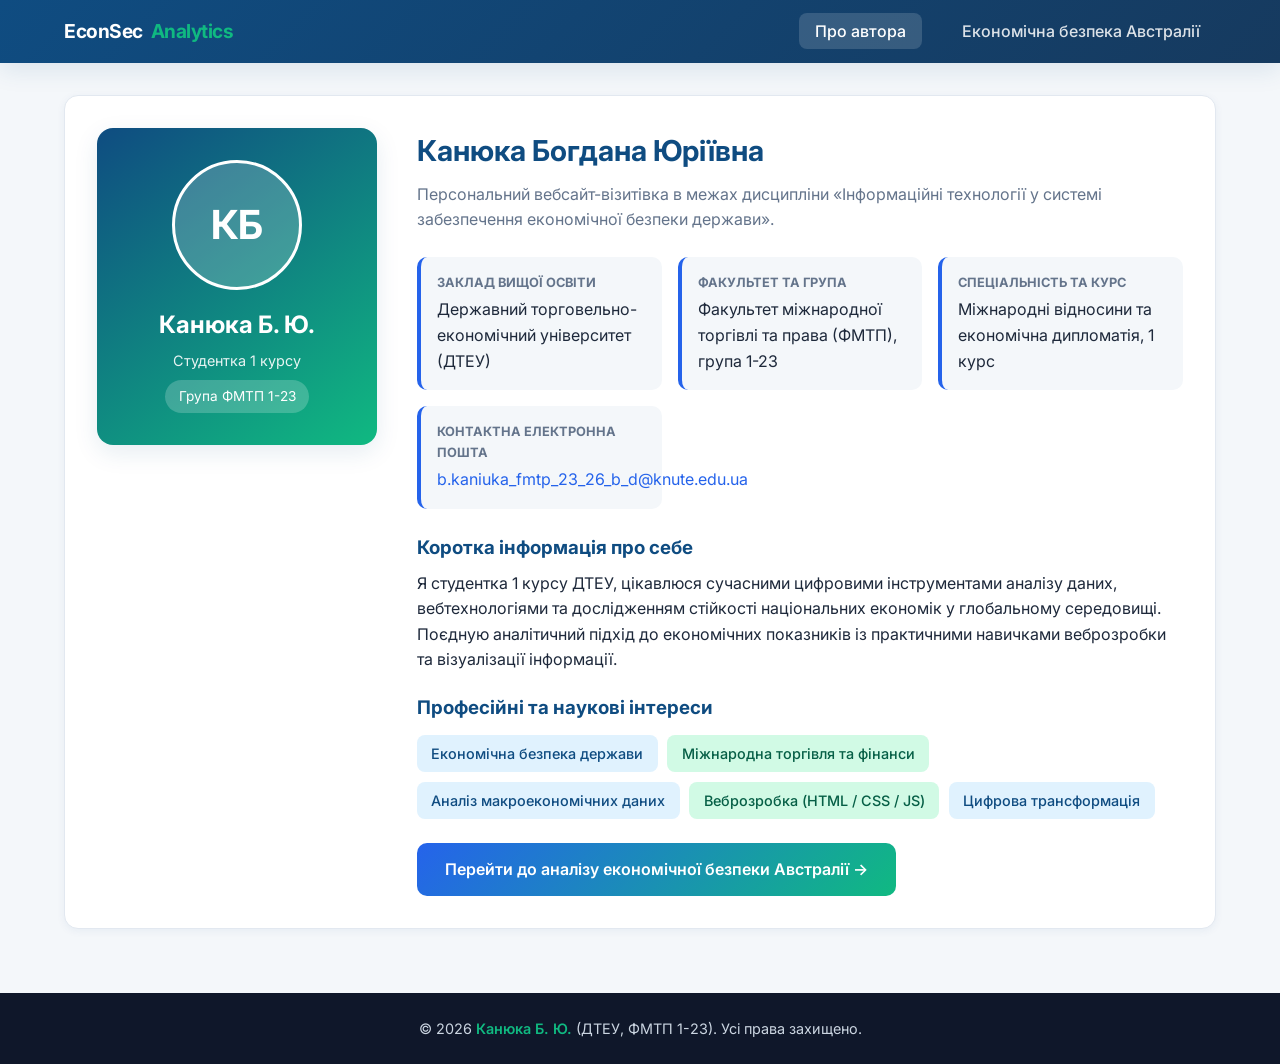
<file: index.html>
<!DOCTYPE html>
<html lang="uk">
<head>
  <meta charset="UTF-8">
  <meta name="viewport" content="width=device-width, initial-scale=1.0">
  <title>Про автора | Економічна безпека країни</title>
  <link rel="stylesheet" href="style.css">
</head>
<body>

  <header>
    <nav class="navbar">
      <div class="logo">EconSec<span>Analytics</span></div>
      <button class="burger" id="burgerBtn" aria-label="Меню">☰</button>
      <ul class="nav-links" id="navLinks">
        <li><a href="index.html" class="active">Про автора</a></li>
        <li><a href="australia.html">Економічна безпека Австралії</a></li>
      </ul>
    </nav>
  </header>

  <main>
    <section class="card">
      <div class="profile-grid">
        <div class="avatar-box">
          <!-- Якщо захочеш додати фото, заміни div нижче на <img src="photo.jpg" alt="Фото автора" style="width:130px;height:130px;border-radius:50%;object-fit:cover;border:3px solid #fff;margin-bottom:1rem;"> -->
          <div class="avatar-placeholder">КБ</div>
          <h2>Канюка Б. Ю.</h2>
          <p style="font-size: 0.9rem; opacity: 0.9; margin-top: 0.3rem;">Студентка 1 курсу</p>
          <span class="badge">Група ФМТП 1-23</span>
        </div>

        <div>
          <h1 style="color: var(--primary-blue); font-size: 1.8rem; margin-bottom: 0.5rem;">
            Канюка Богдана Юріївна
          </h1>
          <p style="color: var(--text-muted); margin-bottom: 1.5rem;">
            Персональний вебсайт-візитівка в межах дисципліни «Інформаційні технології у системі забезпечення економічної безпеки держави».
          </p>

          <ul class="info-list">
            <li class="info-item">
              <strong>Заклад вищої освіти</strong>
              Державний торговельно-економічний університет (ДТЕУ)
            </li>
            <li class="info-item">
              <strong>Факультет та група</strong>
              Факультет міжнародної торгівлі та права (ФМТП), група 1-23
            </li>
            <li class="info-item">
              <strong>Спеціальність та курс</strong>
              Міжнародні відносини та економічна дипломатія, 1 курс
            </li>
            <li class="info-item">
              <strong>Контактна електронна пошта</strong>
              <a href="mailto:example@knute.edu.ua" style="color: var(--accent-blue); text-decoration: none;">
               b.kaniuka_fmtp_23_26_b_d@knute.edu.ua
              </a>
            </li>
          </ul>

          <h3 style="color: var(--primary-blue); margin-bottom: 0.5rem;">Коротка інформація про себе</h3>
          <p style="margin-bottom: 1.25rem;">
            Я студентка 1 курсу ДТЕУ, цікавлюся сучасними цифровими інструментами аналізу даних, вебтехнологіями та дослідженням стійкості національних економік у глобальному середовищі. Поєдную аналітичний підхід до економічних показників із практичними навичками веброзробки та візуалізації інформації.
          </p>

          <h3 style="color: var(--primary-blue); margin-bottom: 0.5rem;">Професійні та наукові інтереси</h3>
          <div class="tags">
            <span class="tag">Економічна безпека держави</span>
            <span class="tag green">Міжнародна торгівля та фінанси</span>
            <span class="tag">Аналіз макроекономічних даних</span>
            <span class="tag green">Веброзробка (HTML / CSS / JS)</span>
            <span class="tag">Цифрова трансформація</span>
          </div>

          <a href="australia.html" class="btn-primary">Перейти до аналізу економічної безпеки Австралії →</a>
        </div>
      </div>
    </section>
  </main>

  <footer>
    <p>© 2026 <span>Канюка Б. Ю.</span> (ДТЕУ, ФМТП 1-23). Усі права захищено.</p>
  </footer>

  <script src="script.js"></script>
</body>
</html>
</file>
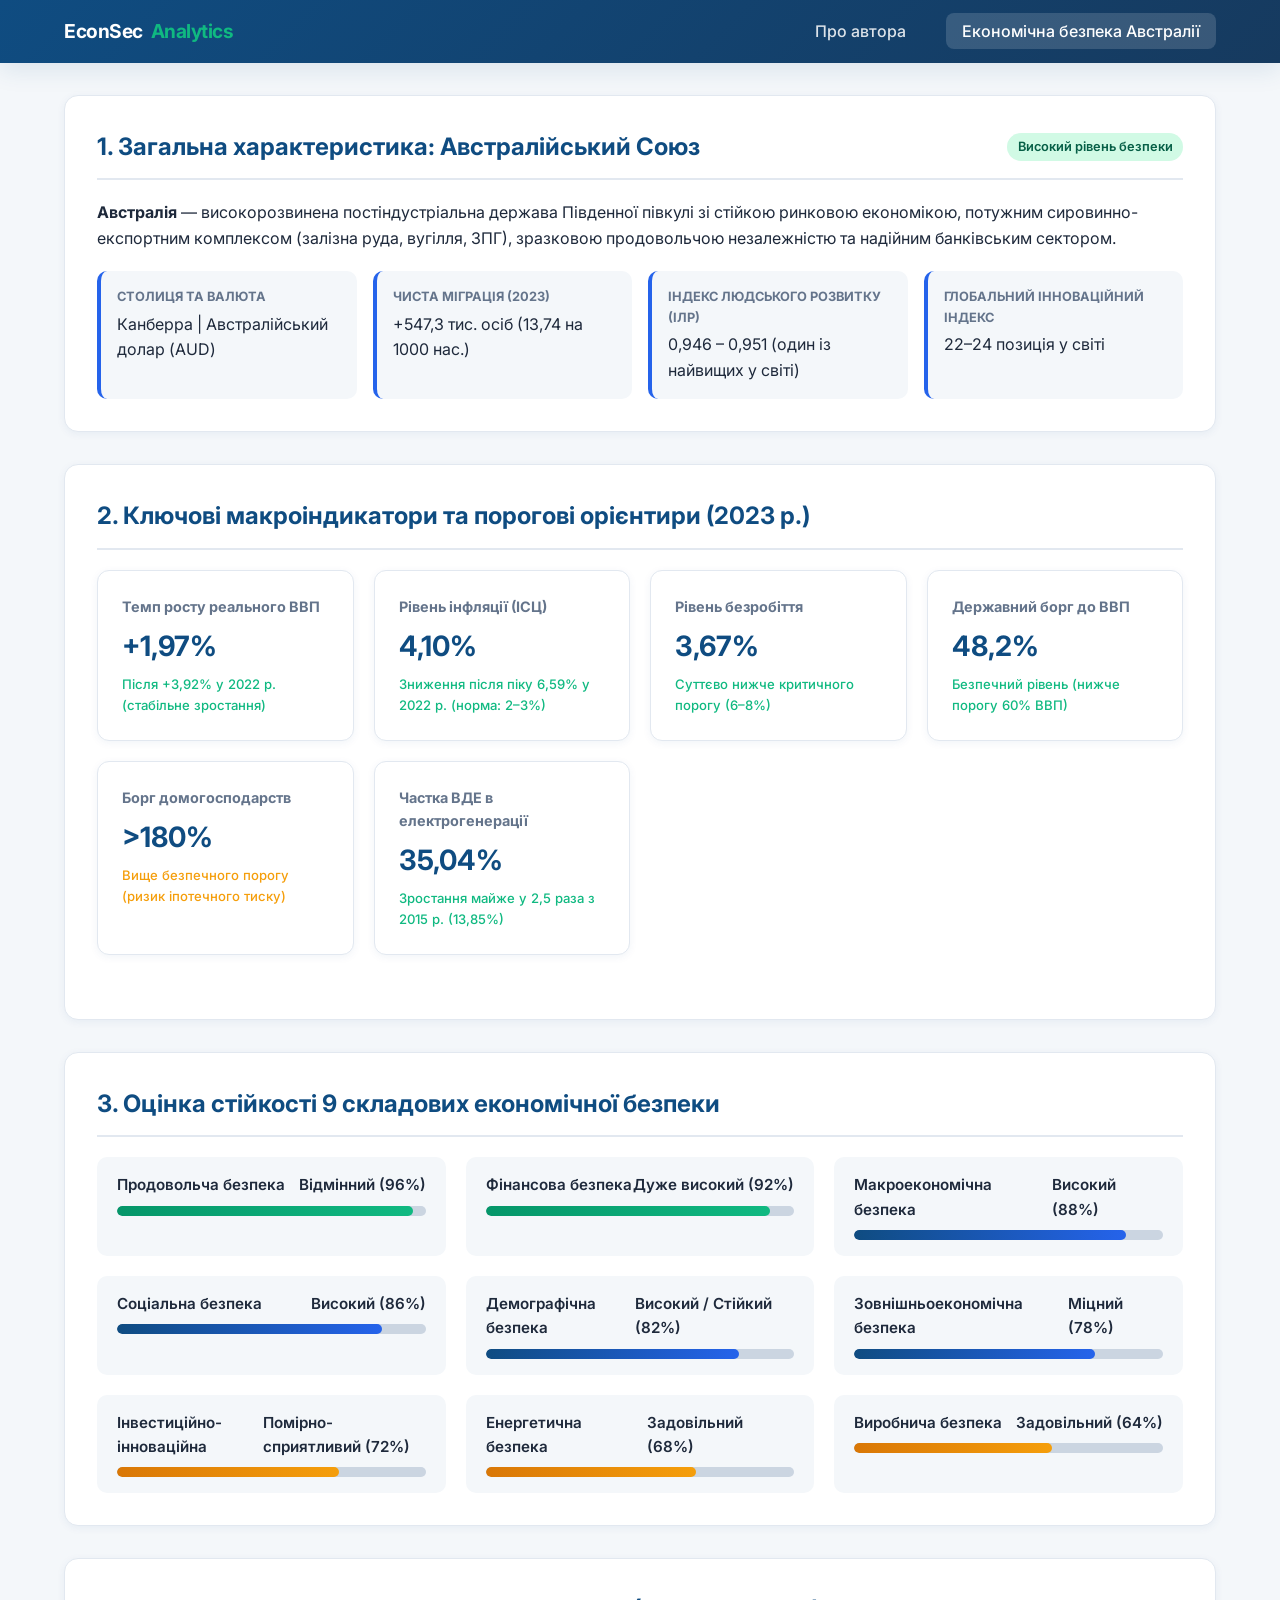
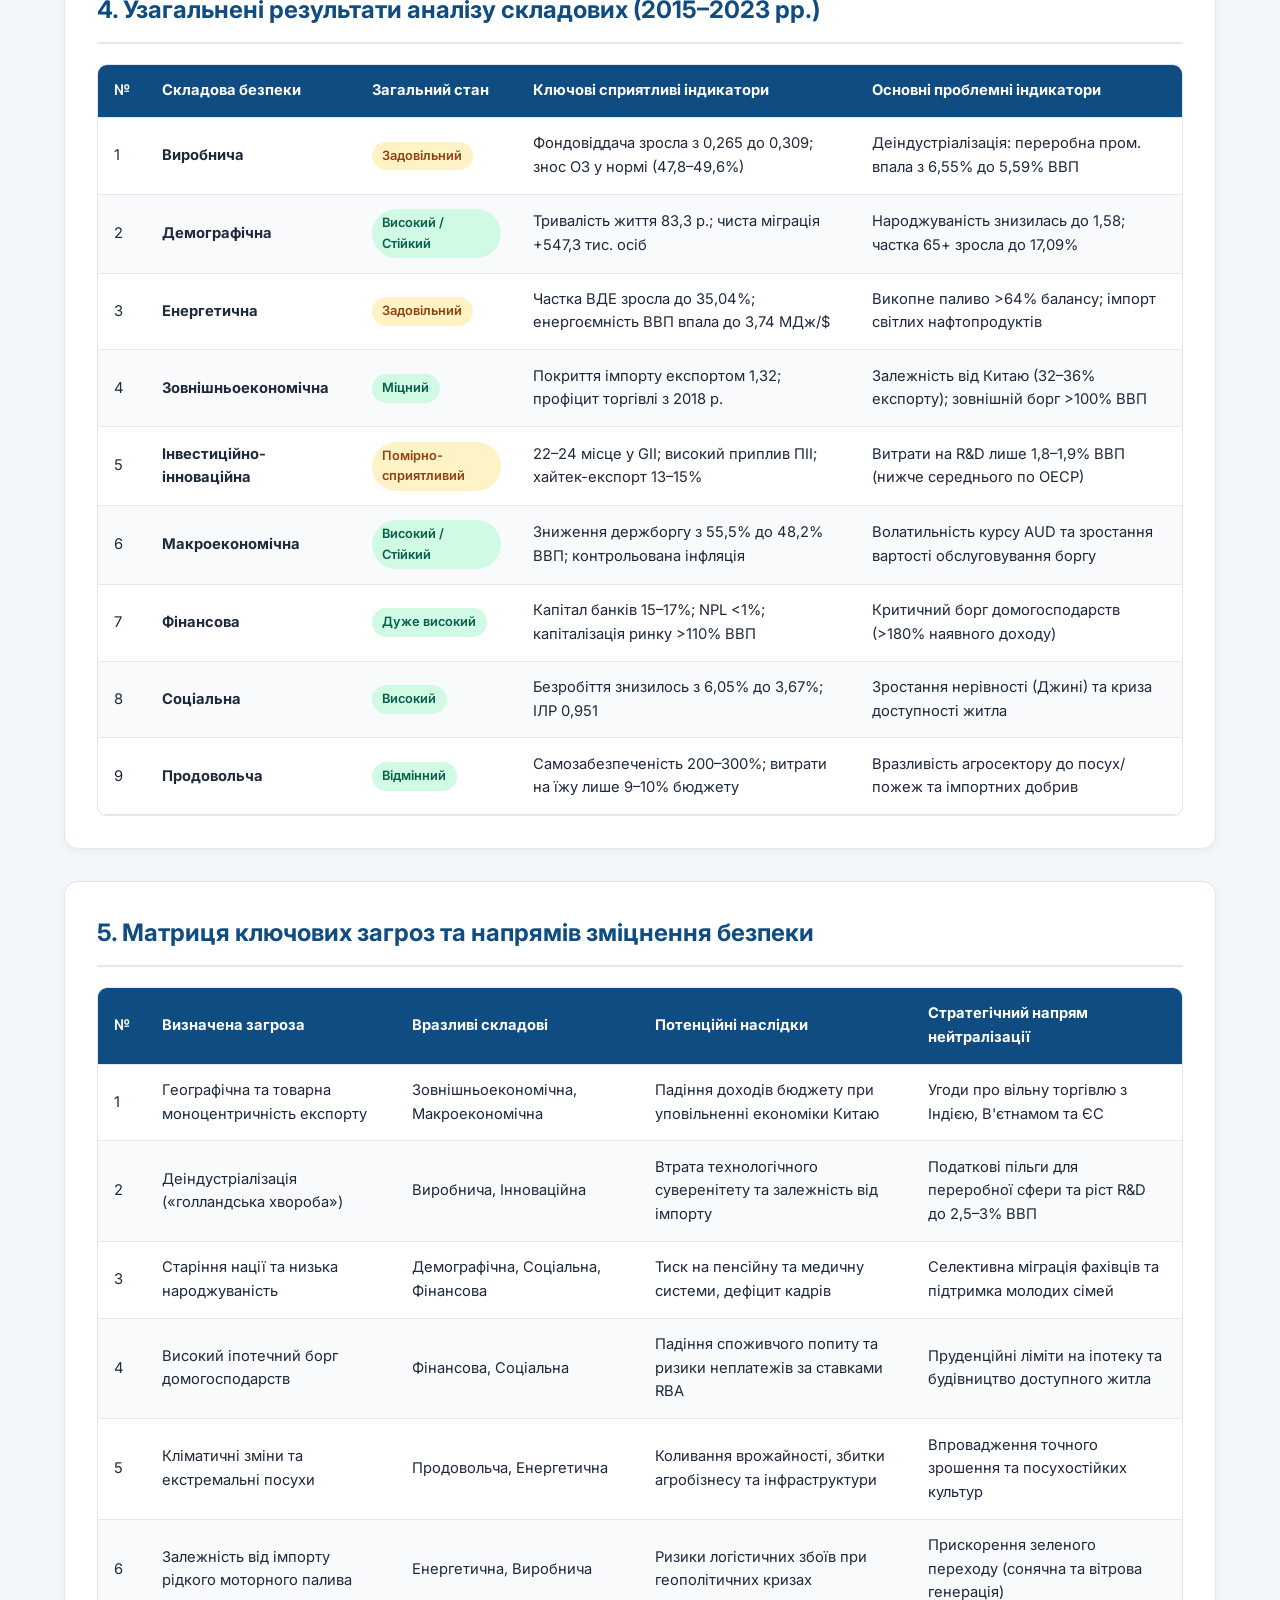
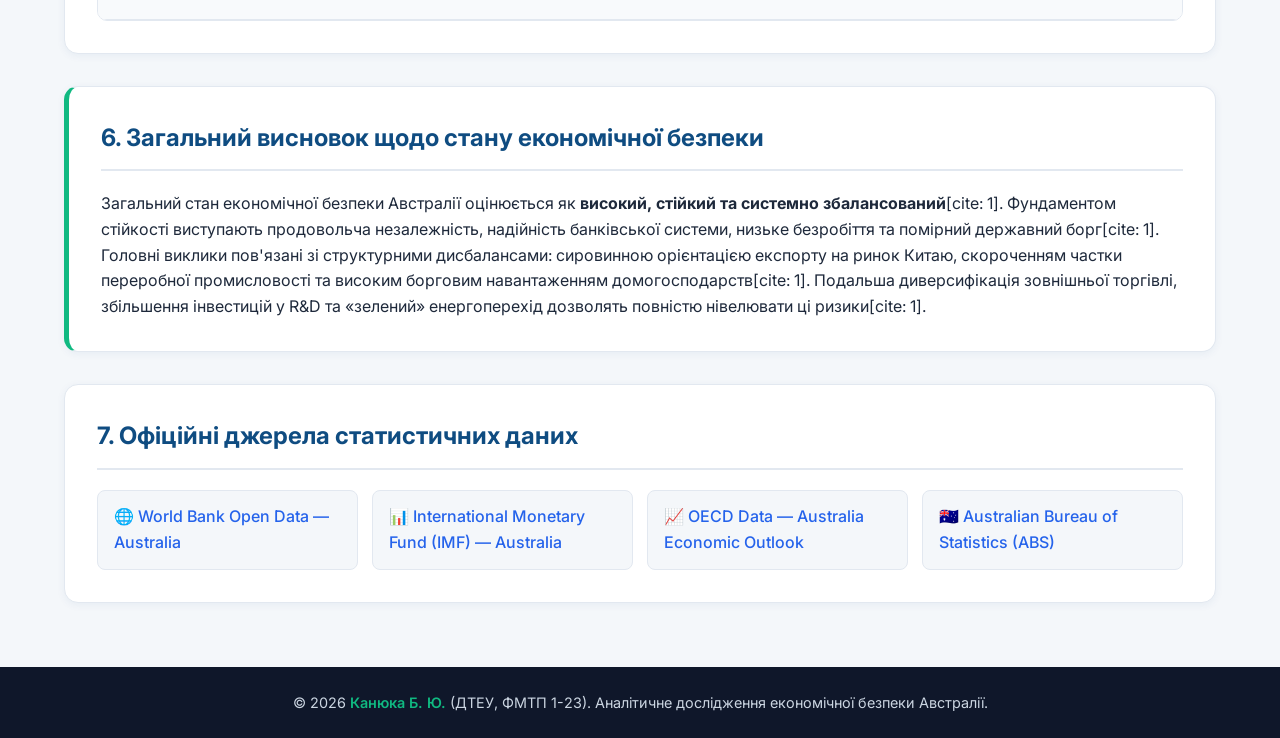
<file: australia.html>
<!DOCTYPE html>
<html lang="uk">
<head>
  <meta charset="UTF-8">
  <meta name="viewport" content="width=device-width, initial-scale=1.0">
  <title>Економічна безпека Австралії | Аналітичний звіт</title>
  <link rel="stylesheet" href="style.css">
</head>
<body>

  <header>
    <nav class="navbar">
      <div class="logo">EconSec<span>Analytics</span></div>
      <button class="burger" id="burgerBtn" aria-label="Меню">☰</button>
      <ul class="nav-links" id="navLinks">
        <li><a href="index.html">Про автора</a></li>
        <li><a href="australia.html" class="active">Економічна безпека Австралії</a></li>
      </ul>
    </nav>
  </header>

  <main>
    <!-- 1. Загальна інформація про країну -->
    <section class="card">
      <div class="section-title">
        <span>1. Загальна характеристика: Австралійський Союз</span>
        <span class="status-pill status-good">Високий рівень безпеки</span>
      </div>
      <p style="margin-bottom: 1.25rem;">
        <strong>Австралія</strong> — високорозвинена постіндустріальна держава Південної півкулі зі стійкою ринковою економікою, потужним сировинно-експортним комплексом (залізна руда, вугілля, ЗПГ), зразковою продовольчою незалежністю та надійним банківським сектором.
      </p>
      <div class="info-list" style="margin-bottom: 0;">
        <div class="info-item">
          <strong>Столиця та валюта</strong>
          Канберра | Австралійський долар (AUD)
        </div>
        <div class="info-item">
          <strong>Чиста міграція (2023)</strong>
          +547,3 тис. осіб (13,74 на 1000 нас.)
        </div>
        <div class="info-item">
          <strong>Індекс людського розвитку (ІЛР)</strong>
          0,946 – 0,951 (один із найвищих у світі)
        </div>
        <div class="info-item">
          <strong>Глобальний інноваційний індекс</strong>
          22–24 позиція у світі
        </div>
      </div>
    </section>

    <!-- 2. Основні показники та порівняння з пороговими значеннями -->
    <section class="card">
      <div class="section-title">
        <span>2. Ключові макроіндикатори та порогові орієнтири (2023 р.)</span>
      </div>
      <div class="kpi-grid">
        <div class="kpi-card">
          <h4>Темп росту реального ВВП</h4>
          <div class="kpi-value">+1,97%</div>
          <div class="kpi-note">Після +3,92% у 2022 р. (стабільне зростання)</div>
        </div>
        <div class="kpi-card">
          <h4>Рівень інфляції (ІСЦ)</h4>
          <div class="kpi-value">4,10%</div>
          <div class="kpi-note">Зниження після піку 6,59% у 2022 р. (норма: 2–3%)</div>
        </div>
        <div class="kpi-card">
          <h4>Рівень безробіття</h4>
          <div class="kpi-value">3,67%</div>
          <div class="kpi-note">Суттєво нижче критичного порогу (6–8%)</div>
        </div>
        <div class="kpi-card">
          <h4>Державний борг до ВВП</h4>
          <div class="kpi-value">48,2%</div>
          <div class="kpi-note">Безпечний рівень (нижче порогу 60% ВВП)</div>
        </div>
        <div class="kpi-card">
          <h4>Борг домогосподарств</h4>
          <div class="kpi-value">&gt;180%</div>
          <div class="kpi-note warn">Вище безпечного порогу (ризик іпотечного тиску)</div>
        </div>
        <div class="kpi-card">
          <h4>Частка ВДЕ в електрогенерації</h4>
          <div class="kpi-value">35,04%</div>
          <div class="kpi-note">Зростання майже у 2,5 раза з 2015 р. (13,85%)</div>
        </div>
      </div>
    </section>

    <!-- 3. Візуалізація стану 9 складових (CSS-прогрес-бари) -->
    <section class="card">
      <div class="section-title">
        <span>3. Оцінка стійкості 9 складових економічної безпеки</span>
      </div>
      <div class="progress-grid">
        <div class="progress-item">
          <div class="progress-header"><span>Продовольча безпека</span><span>Відмінний (96%)</span></div>
          <div class="progress-track"><div class="progress-fill fill-excellent" data-width="96%"></div></div>
        </div>
        <div class="progress-item">
          <div class="progress-header"><span>Фінансова безпека</span><span>Дуже високий (92%)</span></div>
          <div class="progress-track"><div class="progress-fill fill-excellent" data-width="92%"></div></div>
        </div>
        <div class="progress-item">
          <div class="progress-header"><span>Макроекономічна безпека</span><span>Високий (88%)</span></div>
          <div class="progress-track"><div class="progress-fill fill-high" data-width="88%"></div></div>
        </div>
        <div class="progress-item">
          <div class="progress-header"><span>Соціальна безпека</span><span>Високий (86%)</span></div>
          <div class="progress-track"><div class="progress-fill fill-high" data-width="86%"></div></div>
        </div>
        <div class="progress-item">
          <div class="progress-header"><span>Демографічна безпека</span><span>Високий / Стійкий (82%)</span></div>
          <div class="progress-track"><div class="progress-fill fill-high" data-width="82%"></div></div>
        </div>
        <div class="progress-item">
          <div class="progress-header"><span>Зовнішньоекономічна безпека</span><span>Міцний (78%)</span></div>
          <div class="progress-track"><div class="progress-fill fill-high" data-width="78%"></div></div>
        </div>
        <div class="progress-item">
          <div class="progress-header"><span>Інвестиційно-інноваційна</span><span>Помірно-сприятливий (72%)</span></div>
          <div class="progress-track"><div class="progress-fill fill-moderate" data-width="72%"></div></div>
        </div>
        <div class="progress-item">
          <div class="progress-header"><span>Енергетична безпека</span><span>Задовільний (68%)</span></div>
          <div class="progress-track"><div class="progress-fill fill-moderate" data-width="68%"></div></div>
        </div>
        <div class="progress-item">
          <div class="progress-header"><span>Виробнича безпека</span><span>Задовільний (64%)</span></div>
          <div class="progress-track"><div class="progress-fill fill-moderate" data-width="64%"></div></div>
        </div>
      </div>
    </section>

    <!-- 4. Таблиця 1: Динаміка та показники 9 складових -->
    <section class="card">
      <div class="section-title">
        <span>4. Узагальнені результати аналізу складових (2015–2023 рр.)</span>
      </div>
      <div class="table-responsive">
        <table>
          <thead>
            <tr>
              <th>№</th>
              <th>Складова безпеки</th>
              <th>Загальний стан</th>
              <th>Ключові сприятливі індикатори</th>
              <th>Основні проблемні індикатори</th>
            </tr>
          </thead>
          <tbody>
            <tr>
              <td>1</td>
              <td><strong>Виробнича</strong></td>
              <td><span class="status-pill status-mid">Задовільний</span></td>
              <td>Фондовіддача зросла з 0,265 до 0,309; знос ОЗ у нормі (47,8–49,6%)</td>
              <td>Деіндустріалізація: переробна пром. впала з 6,55% до 5,59% ВВП</td>
            </tr>
            <tr>
              <td>2</td>
              <td><strong>Демографічна</strong></td>
              <td><span class="status-pill status-good">Високий / Стійкий</span></td>
              <td>Тривалість життя 83,3 р.; чиста міграція +547,3 тис. осіб</td>
              <td>Народжуваність знизилась до 1,58; частка 65+ зросла до 17,09%</td>
            </tr>
            <tr>
              <td>3</td>
              <td><strong>Енергетична</strong></td>
              <td><span class="status-pill status-mid">Задовільний</span></td>
              <td>Частка ВДЕ зросла до 35,04%; енергоємність ВВП впала до 3,74 МДж/$</td>
              <td>Викопне паливо &gt;64% балансу; імпорт світлих нафтопродуктів</td>
            </tr>
            <tr>
              <td>4</td>
              <td><strong>Зовнішньоекономічна</strong></td>
              <td><span class="status-pill status-good">Міцний</span></td>
              <td>Покриття імпорту експортом 1,32; профіцит торгівлі з 2018 р.</td>
              <td>Залежність від Китаю (32–36% експорту); зовнішній борг &gt;100% ВВП</td>
            </tr>
            <tr>
              <td>5</td>
              <td><strong>Інвестиційно-інноваційна</strong></td>
              <td><span class="status-pill status-mid">Помірно-сприятливий</span></td>
              <td>22–24 місце у GII; високий приплив ПІІ; хайтек-експорт 13–15%</td>
              <td>Витрати на R&amp;D лише 1,8–1,9% ВВП (нижче середнього по ОЕСР)</td>
            </tr>
            <tr>
              <td>6</td>
              <td><strong>Макроекономічна</strong></td>
              <td><span class="status-pill status-good">Високий / Стійкий</span></td>
              <td>Зниження держборгу з 55,5% до 48,2% ВВП; контрольована інфляція</td>
              <td>Волатильність курсу AUD та зростання вартості обслуговування боргу</td>
            </tr>
            <tr>
              <td>7</td>
              <td><strong>Фінансова</strong></td>
              <td><span class="status-pill status-good">Дуже високий</span></td>
              <td>Капітал банків 15–17%; NPL &lt;1%; капіталізація ринку &gt;110% ВВП</td>
              <td>Критичний борг домогосподарств (&gt;180% наявного доходу)</td>
            </tr>
            <tr>
              <td>8</td>
              <td><strong>Соціальна</strong></td>
              <td><span class="status-pill status-good">Високий</span></td>
              <td>Безробіття знизилось з 6,05% до 3,67%; ІЛР 0,951</td>
              <td>Зростання нерівності (Джині) та криза доступності житла</td>
            </tr>
            <tr>
              <td>9</td>
              <td><strong>Продовольча</strong></td>
              <td><span class="status-pill status-good">Відмінний</span></td>
              <td>Самозабезпеченість 200–300%; витрати на їжу лише 9–10% бюджету</td>
              <td>Вразливість агросектору до посух/пожеж та імпортних добрив</td>
            </tr>
          </tbody>
        </table>
      </div>
    </section>

    <!-- 5. Таблиця 2: Основні загрози та перспективи зміцнення -->
    <section class="card">
      <div class="section-title">
        <span>5. Матриця ключових загроз та напрямів зміцнення безпеки</span>
      </div>
      <div class="table-responsive">
        <table>
          <thead>
            <tr>
              <th>№</th>
              <th>Визначена загроза</th>
              <th>Вразливі складові</th>
              <th>Потенційні наслідки</th>
              <th>Стратегічний напрям нейтралізації</th>
            </tr>
          </thead>
          <tbody>
            <tr>
              <td>1</td>
              <td>Географічна та товарна моноцентричність експорту</td>
              <td>Зовнішньоекономічна, Макроекономічна</td>
              <td>Падіння доходів бюджету при уповільненні економіки Китаю</td>
              <td>Угоди про вільну торгівлю з Індією, В'єтнамом та ЄС</td>
            </tr>
            <tr>
              <td>2</td>
              <td>Деіндустріалізація («голландська хвороба»)</td>
              <td>Виробнича, Інноваційна</td>
              <td>Втрата технологічного суверенітету та залежність від імпорту</td>
              <td>Податкові пільги для переробної сфери та ріст R&amp;D до 2,5–3% ВВП</td>
            </tr>
            <tr>
              <td>3</td>
              <td>Старіння нації та низька народжуваність</td>
              <td>Демографічна, Соціальна, Фінансова</td>
              <td>Тиск на пенсійну та медичну системи, дефіцит кадрів</td>
              <td>Селективна міграція фахівців та підтримка молодих сімей</td>
            </tr>
            <tr>
              <td>4</td>
              <td>Високий іпотечний борг домогосподарств</td>
              <td>Фінансова, Соціальна</td>
              <td>Падіння споживчого попиту та ризики неплатежів за ставками RBA</td>
              <td>Пруденційні ліміти на іпотеку та будівництво доступного житла</td>
            </tr>
            <tr>
              <td>5</td>
              <td>Кліматичні зміни та екстремальні посухи</td>
              <td>Продовольча, Енергетична</td>
              <td>Коливання врожайності, збитки агробізнесу та інфраструктури</td>
              <td>Впровадження точного зрошення та посухостійких культур</td>
            </tr>
            <tr>
              <td>6</td>
              <td>Залежність від імпорту рідкого моторного палива</td>
              <td>Енергетична, Виробнича</td>
              <td>Ризики логістичних збоїв при геополітичних кризах</td>
              <td>Прискорення зеленого переходу (сонячна та вітрова генерація)</td>
            </tr>
          </tbody>
        </table>
      </div>
    </section>

    <!-- 6. Загальний висновок -->
    <section class="card" style="border-left: 5px solid var(--accent-green);">
      <div class="section-title">
        <span>6. Загальний висновок щодо стану економічної безпеки</span>
      </div>
      <p>
        Загальний стан економічної безпеки Австралії оцінюється як <strong>високий, стійкий та системно збалансований</strong>[cite: 1]. Фундаментом стійкості виступають продовольча незалежність, надійність банківської системи, низьке безробіття та помірний державний борг[cite: 1]. Головні виклики пов'язані зі структурними дисбалансами: сировинною орієнтацією експорту на ринок Китаю, скороченням частки переробної промисловості та високим борговим навантаженням домогосподарств[cite: 1]. Подальша диверсифікація зовнішньої торгівлі, збільшення інвестицій у R&amp;D та «зелений» енергоперехід дозволять повністю нівелювати ці ризики[cite: 1].
      </p>
    </section>

    <!-- 7. Посилання на джерела статистичних даних -->
    <section class="card">
      <div class="section-title">
        <span>7. Офіційні джерела статистичних даних</span>
      </div>
      <ul class="sources-list">
        <li><a href="https://data.worldbank.org/country/australia" target="_blank" rel="noopener">🌐 World Bank Open Data — Australia</a></li>
        <li><a href="https://www.imf.org/en/Countries/AUS" target="_blank" rel="noopener">📊 International Monetary Fund (IMF) — Australia</a></li>
        <li><a href="https://www.oecd.org/en/countries/australia.html" target="_blank" rel="noopener">📈 OECD Data — Australia Economic Outlook</a></li>
        <li><a href="https://www.abs.gov.au/" target="_blank" rel="noopener">🇦🇺 Australian Bureau of Statistics (ABS)</a></li>
      </ul>
    </section>
  </main>

  <footer>
    <p>© 2026 <span>Канюка Б. Ю.</span> (ДТЕУ, ФМТП 1-23). Аналітичне дослідження економічної безпеки Австралії.</p>
  </footer>

  <script src="script.js"></script>
</body>
</html>
</file>
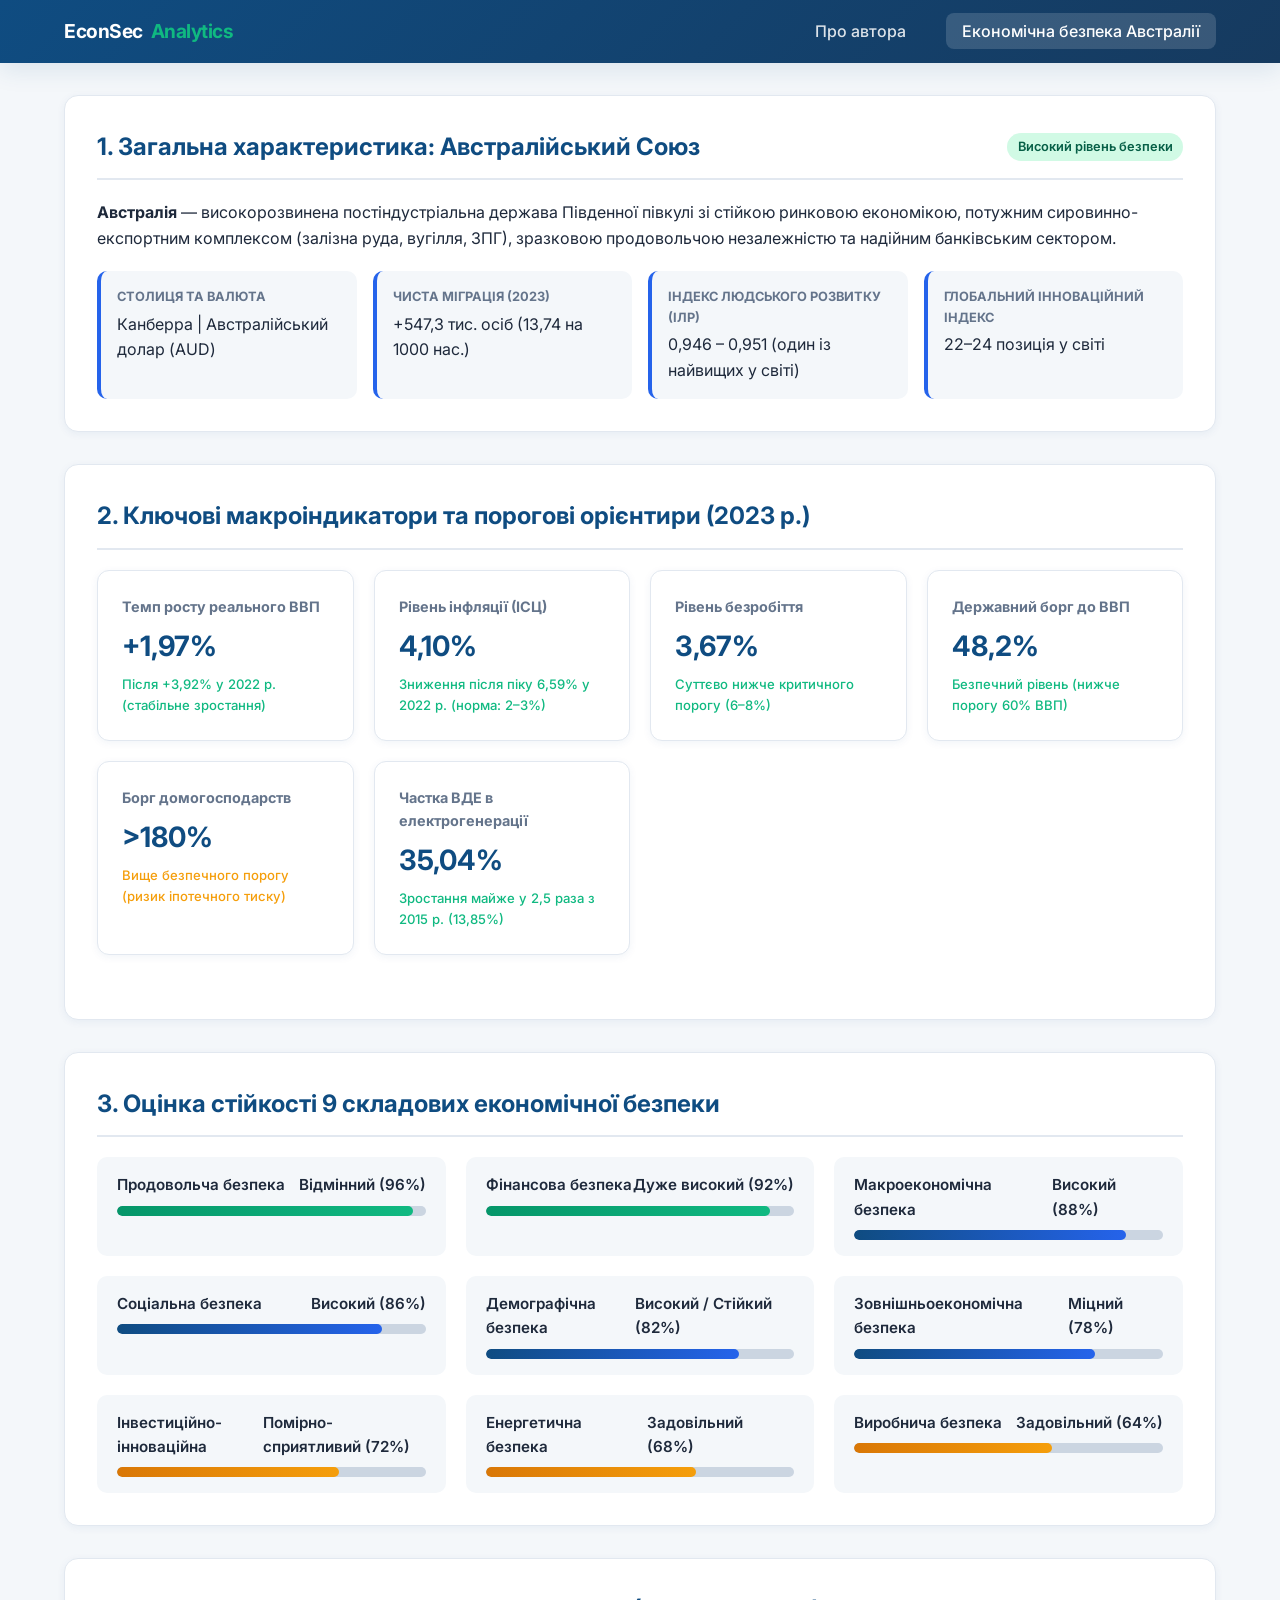
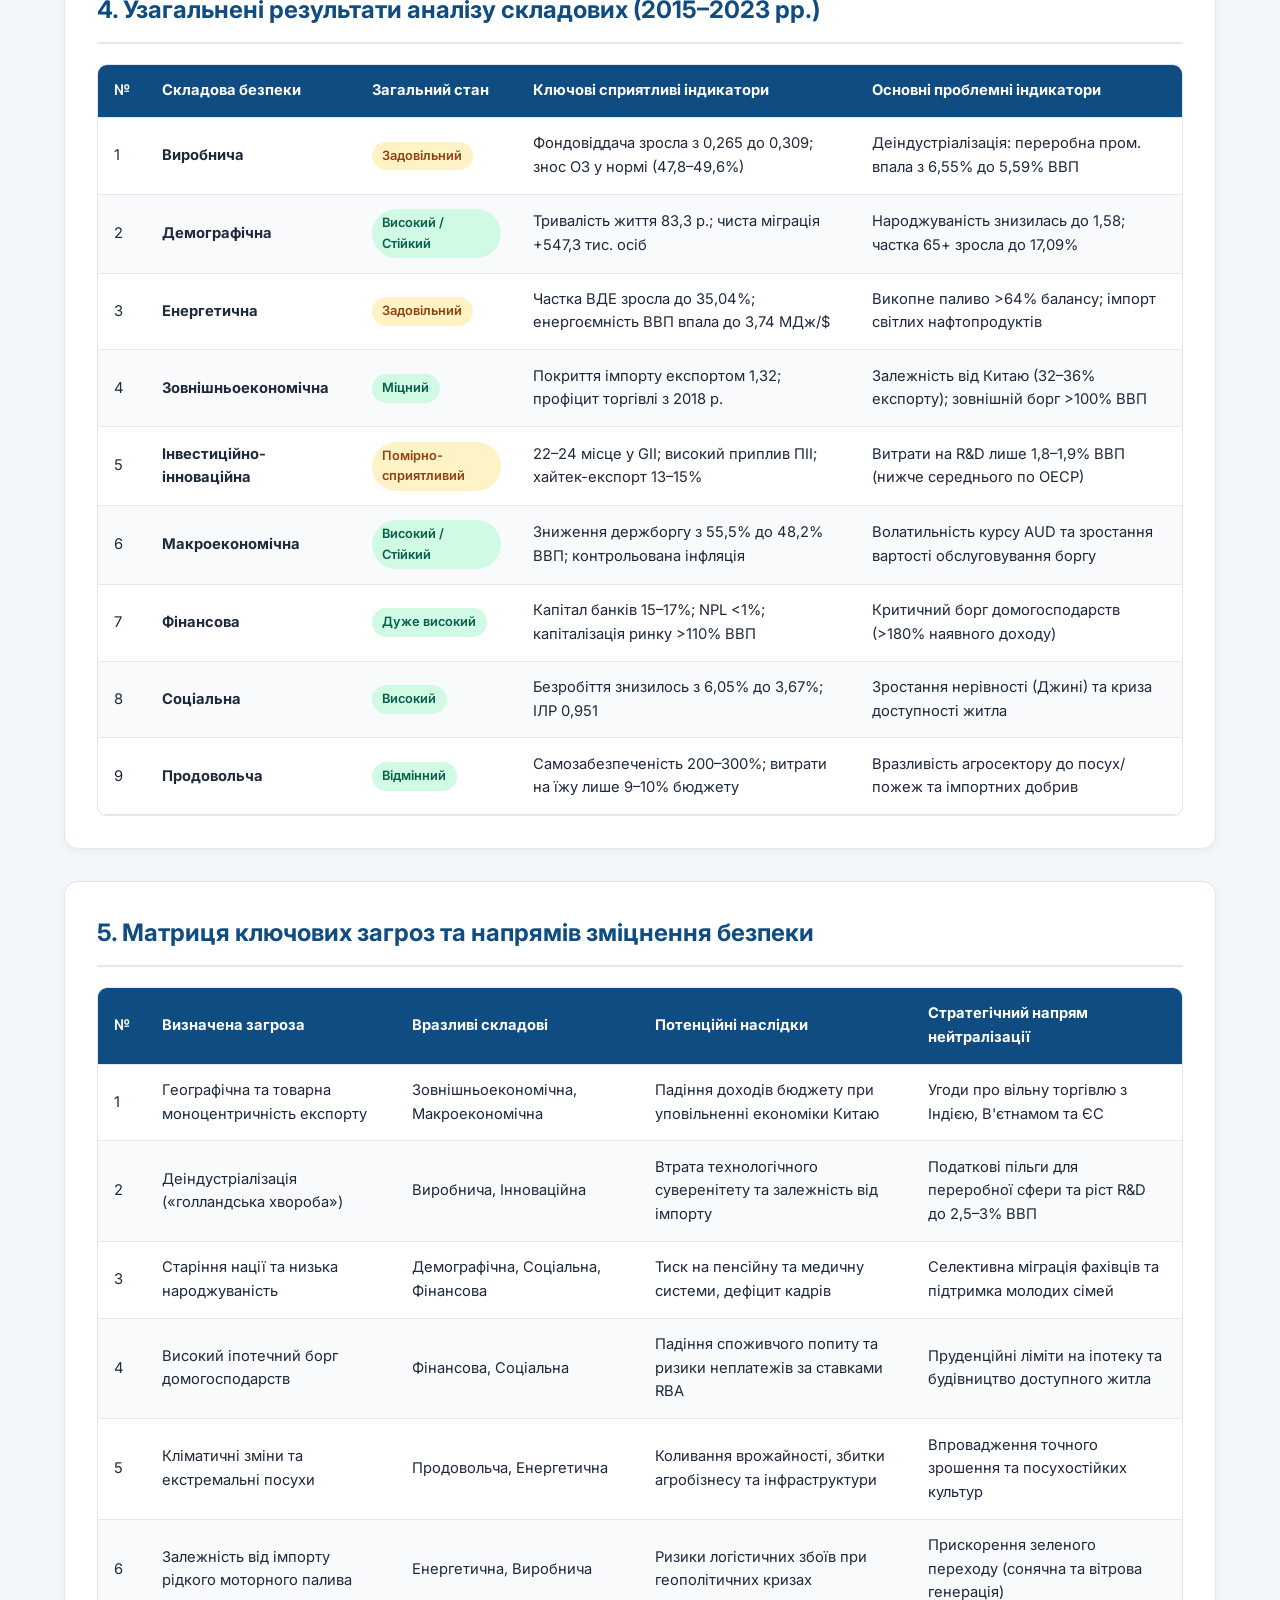
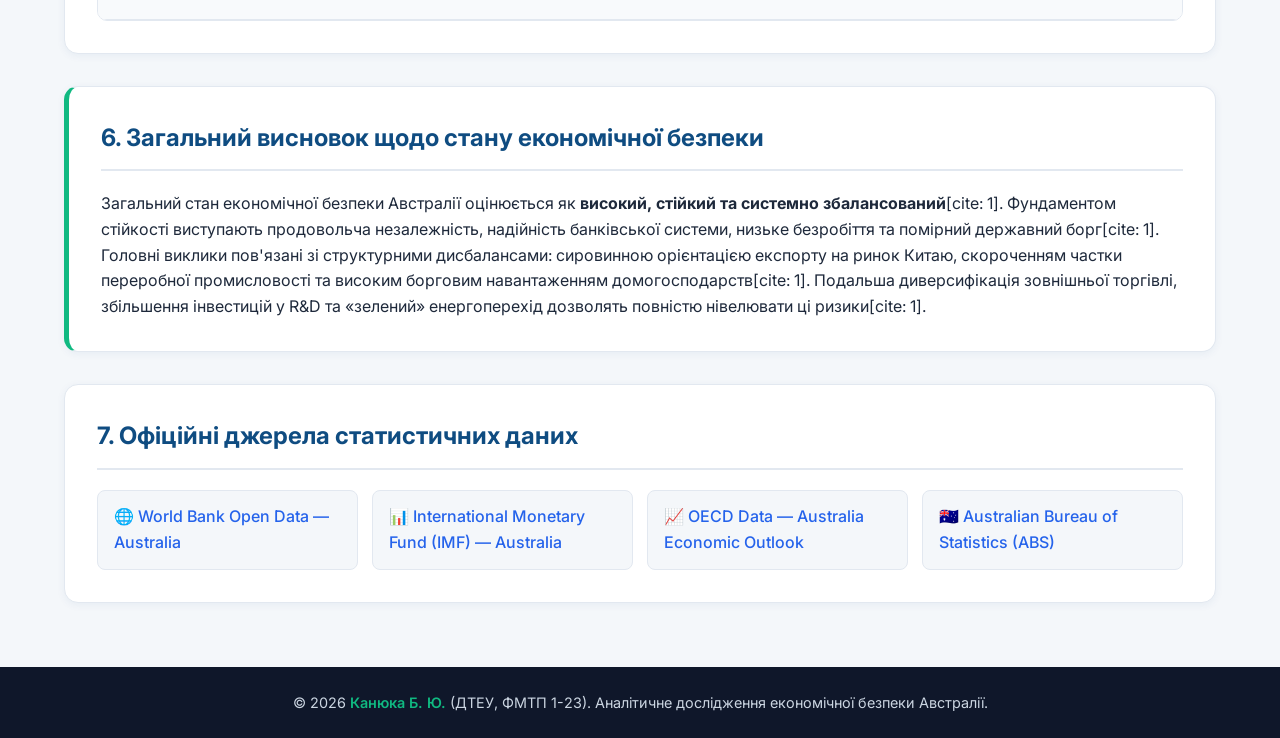
<file: frffef.html>
<!DOCTYPE html>
<html lang="uk">
<head>
  <meta charset="UTF-8">
  <meta name="viewport" content="width=device-width, initial-scale=1.0">
  <title>Економічна безпека Австралії | Аналітичний звіт</title>
  <link rel="stylesheet" href="style.css">
</head>
<body>

  <header>
    <nav class="navbar">
      <div class="logo">EconSec<span>Analytics</span></div>
      <button class="burger" id="burgerBtn" aria-label="Меню">☰</button>
      <ul class="nav-links" id="navLinks">
        <li><a href="index.html">Про автора</a></li>
        <li><a href="australia.html" class="active">Економічна безпека Австралії</a></li>
      </ul>
    </nav>
  </header>

  <main>
    <!-- 1. Загальна інформація про країну -->
    <section class="card">
      <div class="section-title">
        <span>1. Загальна характеристика: Австралійський Союз</span>
        <span class="status-pill status-good">Високий рівень безпеки</span>
      </div>
      <p style="margin-bottom: 1.25rem;">
        <strong>Австралія</strong> — високорозвинена постіндустріальна держава Південної півкулі зі стійкою ринковою економікою, потужним сировинно-експортним комплексом (залізна руда, вугілля, ЗПГ), зразковою продовольчою незалежністю та надійним банківським сектором.
      </p>
      <div class="info-list" style="margin-bottom: 0;">
        <div class="info-item">
          <strong>Столиця та валюта</strong>
          Канберра | Австралійський долар (AUD)
        </div>
        <div class="info-item">
          <strong>Чиста міграція (2023)</strong>
          +547,3 тис. осіб (13,74 на 1000 нас.)
        </div>
        <div class="info-item">
          <strong>Індекс людського розвитку (ІЛР)</strong>
          0,946 – 0,951 (один із найвищих у світі)
        </div>
        <div class="info-item">
          <strong>Глобальний інноваційний індекс</strong>
          22–24 позиція у світі
        </div>
      </div>
    </section>

    <!-- 2. Основні показники та порівняння з пороговими значеннями -->
    <section class="card">
      <div class="section-title">
        <span>2. Ключові макроіндикатори та порогові орієнтири (2023 р.)</span>
      </div>
      <div class="kpi-grid">
        <div class="kpi-card">
          <h4>Темп росту реального ВВП</h4>
          <div class="kpi-value">+1,97%</div>
          <div class="kpi-note">Після +3,92% у 2022 р. (стабільне зростання)</div>
        </div>
        <div class="kpi-card">
          <h4>Рівень інфляції (ІСЦ)</h4>
          <div class="kpi-value">4,10%</div>
          <div class="kpi-note">Зниження після піку 6,59% у 2022 р. (норма: 2–3%)</div>
        </div>
        <div class="kpi-card">
          <h4>Рівень безробіття</h4>
          <div class="kpi-value">3,67%</div>
          <div class="kpi-note">Суттєво нижче критичного порогу (6–8%)</div>
        </div>
        <div class="kpi-card">
          <h4>Державний борг до ВВП</h4>
          <div class="kpi-value">48,2%</div>
          <div class="kpi-note">Безпечний рівень (нижче порогу 60% ВВП)</div>
        </div>
        <div class="kpi-card">
          <h4>Борг домогосподарств</h4>
          <div class="kpi-value">&gt;180%</div>
          <div class="kpi-note warn">Вище безпечного порогу (ризик іпотечного тиску)</div>
        </div>
        <div class="kpi-card">
          <h4>Частка ВДЕ в електрогенерації</h4>
          <div class="kpi-value">35,04%</div>
          <div class="kpi-note">Зростання майже у 2,5 раза з 2015 р. (13,85%)</div>
        </div>
      </div>
    </section>

    <!-- 3. Візуалізація стану 9 складових (CSS-прогрес-бари) -->
    <section class="card">
      <div class="section-title">
        <span>3. Оцінка стійкості 9 складових економічної безпеки</span>
      </div>
      <div class="progress-grid">
        <div class="progress-item">
          <div class="progress-header"><span>Продовольча безпека</span><span>Відмінний (96%)</span></div>
          <div class="progress-track"><div class="progress-fill fill-excellent" data-width="96%"></div></div>
        </div>
        <div class="progress-item">
          <div class="progress-header"><span>Фінансова безпека</span><span>Дуже високий (92%)</span></div>
          <div class="progress-track"><div class="progress-fill fill-excellent" data-width="92%"></div></div>
        </div>
        <div class="progress-item">
          <div class="progress-header"><span>Макроекономічна безпека</span><span>Високий (88%)</span></div>
          <div class="progress-track"><div class="progress-fill fill-high" data-width="88%"></div></div>
        </div>
        <div class="progress-item">
          <div class="progress-header"><span>Соціальна безпека</span><span>Високий (86%)</span></div>
          <div class="progress-track"><div class="progress-fill fill-high" data-width="86%"></div></div>
        </div>
        <div class="progress-item">
          <div class="progress-header"><span>Демографічна безпека</span><span>Високий / Стійкий (82%)</span></div>
          <div class="progress-track"><div class="progress-fill fill-high" data-width="82%"></div></div>
        </div>
        <div class="progress-item">
          <div class="progress-header"><span>Зовнішньоекономічна безпека</span><span>Міцний (78%)</span></div>
          <div class="progress-track"><div class="progress-fill fill-high" data-width="78%"></div></div>
        </div>
        <div class="progress-item">
          <div class="progress-header"><span>Інвестиційно-інноваційна</span><span>Помірно-сприятливий (72%)</span></div>
          <div class="progress-track"><div class="progress-fill fill-moderate" data-width="72%"></div></div>
        </div>
        <div class="progress-item">
          <div class="progress-header"><span>Енергетична безпека</span><span>Задовільний (68%)</span></div>
          <div class="progress-track"><div class="progress-fill fill-moderate" data-width="68%"></div></div>
        </div>
        <div class="progress-item">
          <div class="progress-header"><span>Виробнича безпека</span><span>Задовільний (64%)</span></div>
          <div class="progress-track"><div class="progress-fill fill-moderate" data-width="64%"></div></div>
        </div>
      </div>
    </section>

    <!-- 4. Таблиця 1: Динаміка та показники 9 складових -->
    <section class="card">
      <div class="section-title">
        <span>4. Узагальнені результати аналізу складових (2015–2023 рр.)</span>
      </div>
      <div class="table-responsive">
        <table>
          <thead>
            <tr>
              <th>№</th>
              <th>Складова безпеки</th>
              <th>Загальний стан</th>
              <th>Ключові сприятливі індикатори</th>
              <th>Основні проблемні індикатори</th>
            </tr>
          </thead>
          <tbody>
            <tr>
              <td>1</td>
              <td><strong>Виробнича</strong></td>
              <td><span class="status-pill status-mid">Задовільний</span></td>
              <td>Фондовіддача зросла з 0,265 до 0,309; знос ОЗ у нормі (47,8–49,6%)</td>
              <td>Деіндустріалізація: переробна пром. впала з 6,55% до 5,59% ВВП</td>
            </tr>
            <tr>
              <td>2</td>
              <td><strong>Демографічна</strong></td>
              <td><span class="status-pill status-good">Високий / Стійкий</span></td>
              <td>Тривалість життя 83,3 р.; чиста міграція +547,3 тис. осіб</td>
              <td>Народжуваність знизилась до 1,58; частка 65+ зросла до 17,09%</td>
            </tr>
            <tr>
              <td>3</td>
              <td><strong>Енергетична</strong></td>
              <td><span class="status-pill status-mid">Задовільний</span></td>
              <td>Частка ВДЕ зросла до 35,04%; енергоємність ВВП впала до 3,74 МДж/$</td>
              <td>Викопне паливо &gt;64% балансу; імпорт світлих нафтопродуктів</td>
            </tr>
            <tr>
              <td>4</td>
              <td><strong>Зовнішньоекономічна</strong></td>
              <td><span class="status-pill status-good">Міцний</span></td>
              <td>Покриття імпорту експортом 1,32; профіцит торгівлі з 2018 р.</td>
              <td>Залежність від Китаю (32–36% експорту); зовнішній борг &gt;100% ВВП</td>
            </tr>
            <tr>
              <td>5</td>
              <td><strong>Інвестиційно-інноваційна</strong></td>
              <td><span class="status-pill status-mid">Помірно-сприятливий</span></td>
              <td>22–24 місце у GII; високий приплив ПІІ; хайтек-експорт 13–15%</td>
              <td>Витрати на R&amp;D лише 1,8–1,9% ВВП (нижче середнього по ОЕСР)</td>
            </tr>
            <tr>
              <td>6</td>
              <td><strong>Макроекономічна</strong></td>
              <td><span class="status-pill status-good">Високий / Стійкий</span></td>
              <td>Зниження держборгу з 55,5% до 48,2% ВВП; контрольована інфляція</td>
              <td>Волатильність курсу AUD та зростання вартості обслуговування боргу</td>
            </tr>
            <tr>
              <td>7</td>
              <td><strong>Фінансова</strong></td>
              <td><span class="status-pill status-good">Дуже високий</span></td>
              <td>Капітал банків 15–17%; NPL &lt;1%; капіталізація ринку &gt;110% ВВП</td>
              <td>Критичний борг домогосподарств (&gt;180% наявного доходу)</td>
            </tr>
            <tr>
              <td>8</td>
              <td><strong>Соціальна</strong></td>
              <td><span class="status-pill status-good">Високий</span></td>
              <td>Безробіття знизилось з 6,05% до 3,67%; ІЛР 0,951</td>
              <td>Зростання нерівності (Джині) та криза доступності житла</td>
            </tr>
            <tr>
              <td>9</td>
              <td><strong>Продовольча</strong></td>
              <td><span class="status-pill status-good">Відмінний</span></td>
              <td>Самозабезпеченість 200–300%; витрати на їжу лише 9–10% бюджету</td>
              <td>Вразливість агросектору до посух/пожеж та імпортних добрив</td>
            </tr>
          </tbody>
        </table>
      </div>
    </section>

    <!-- 5. Таблиця 2: Основні загрози та перспективи зміцнення -->
    <section class="card">
      <div class="section-title">
        <span>5. Матриця ключових загроз та напрямів зміцнення безпеки</span>
      </div>
      <div class="table-responsive">
        <table>
          <thead>
            <tr>
              <th>№</th>
              <th>Визначена загроза</th>
              <th>Вразливі складові</th>
              <th>Потенційні наслідки</th>
              <th>Стратегічний напрям нейтралізації</th>
            </tr>
          </thead>
          <tbody>
            <tr>
              <td>1</td>
              <td>Географічна та товарна моноцентричність експорту</td>
              <td>Зовнішньоекономічна, Макроекономічна</td>
              <td>Падіння доходів бюджету при уповільненні економіки Китаю</td>
              <td>Угоди про вільну торгівлю з Індією, В'єтнамом та ЄС</td>
            </tr>
            <tr>
              <td>2</td>
              <td>Деіндустріалізація («голландська хвороба»)</td>
              <td>Виробнича, Інноваційна</td>
              <td>Втрата технологічного суверенітету та залежність від імпорту</td>
              <td>Податкові пільги для переробної сфери та ріст R&amp;D до 2,5–3% ВВП</td>
            </tr>
            <tr>
              <td>3</td>
              <td>Старіння нації та низька народжуваність</td>
              <td>Демографічна, Соціальна, Фінансова</td>
              <td>Тиск на пенсійну та медичну системи, дефіцит кадрів</td>
              <td>Селективна міграція фахівців та підтримка молодих сімей</td>
            </tr>
            <tr>
              <td>4</td>
              <td>Високий іпотечний борг домогосподарств</td>
              <td>Фінансова, Соціальна</td>
              <td>Падіння споживчого попиту та ризики неплатежів за ставками RBA</td>
              <td>Пруденційні ліміти на іпотеку та будівництво доступного житла</td>
            </tr>
            <tr>
              <td>5</td>
              <td>Кліматичні зміни та екстремальні посухи</td>
              <td>Продовольча, Енергетична</td>
              <td>Коливання врожайності, збитки агробізнесу та інфраструктури</td>
              <td>Впровадження точного зрошення та посухостійких культур</td>
            </tr>
            <tr>
              <td>6</td>
              <td>Залежність від імпорту рідкого моторного палива</td>
              <td>Енергетична, Виробнича</td>
              <td>Ризики логістичних збоїв при геополітичних кризах</td>
              <td>Прискорення зеленого переходу (сонячна та вітрова генерація)</td>
            </tr>
          </tbody>
        </table>
      </div>
    </section>

    <!-- 6. Загальний висновок -->
    <section class="card" style="border-left: 5px solid var(--accent-green);">
      <div class="section-title">
        <span>6. Загальний висновок щодо стану економічної безпеки</span>
      </div>
      <p>
        Загальний стан економічної безпеки Австралії оцінюється як <strong>високий, стійкий та системно збалансований</strong>[cite: 1]. Фундаментом стійкості виступають продовольча незалежність, надійність банківської системи, низьке безробіття та помірний державний борг[cite: 1]. Головні виклики пов'язані зі структурними дисбалансами: сировинною орієнтацією експорту на ринок Китаю, скороченням частки переробної промисловості та високим борговим навантаженням домогосподарств[cite: 1]. Подальша диверсифікація зовнішньої торгівлі, збільшення інвестицій у R&amp;D та «зелений» енергоперехід дозволять повністю нівелювати ці ризики[cite: 1].
      </p>
    </section>

    <!-- 7. Посилання на джерела статистичних даних -->
    <section class="card">
      <div class="section-title">
        <span>7. Офіційні джерела статистичних даних</span>
      </div>
      <ul class="sources-list">
        <li><a href="https://data.worldbank.org/country/australia" target="_blank" rel="noopener">🌐 World Bank Open Data — Australia</a></li>
        <li><a href="https://www.imf.org/en/Countries/AUS" target="_blank" rel="noopener">📊 International Monetary Fund (IMF) — Australia</a></li>
        <li><a href="https://www.oecd.org/en/countries/australia.html" target="_blank" rel="noopener">📈 OECD Data — Australia Economic Outlook</a></li>
        <li><a href="https://www.abs.gov.au/" target="_blank" rel="noopener">🇦🇺 Australian Bureau of Statistics (ABS)</a></li>
      </ul>
    </section>
  </main>

  <footer>
    <p>© 2026 <span>Канюка Б. Ю.</span> (ДТЕУ, ФМТП 1-23). Аналітичне дослідження економічної безпеки Австралії.</p>
  </footer>

  <script src="script.js"></script>
</body>
</html>
</file>
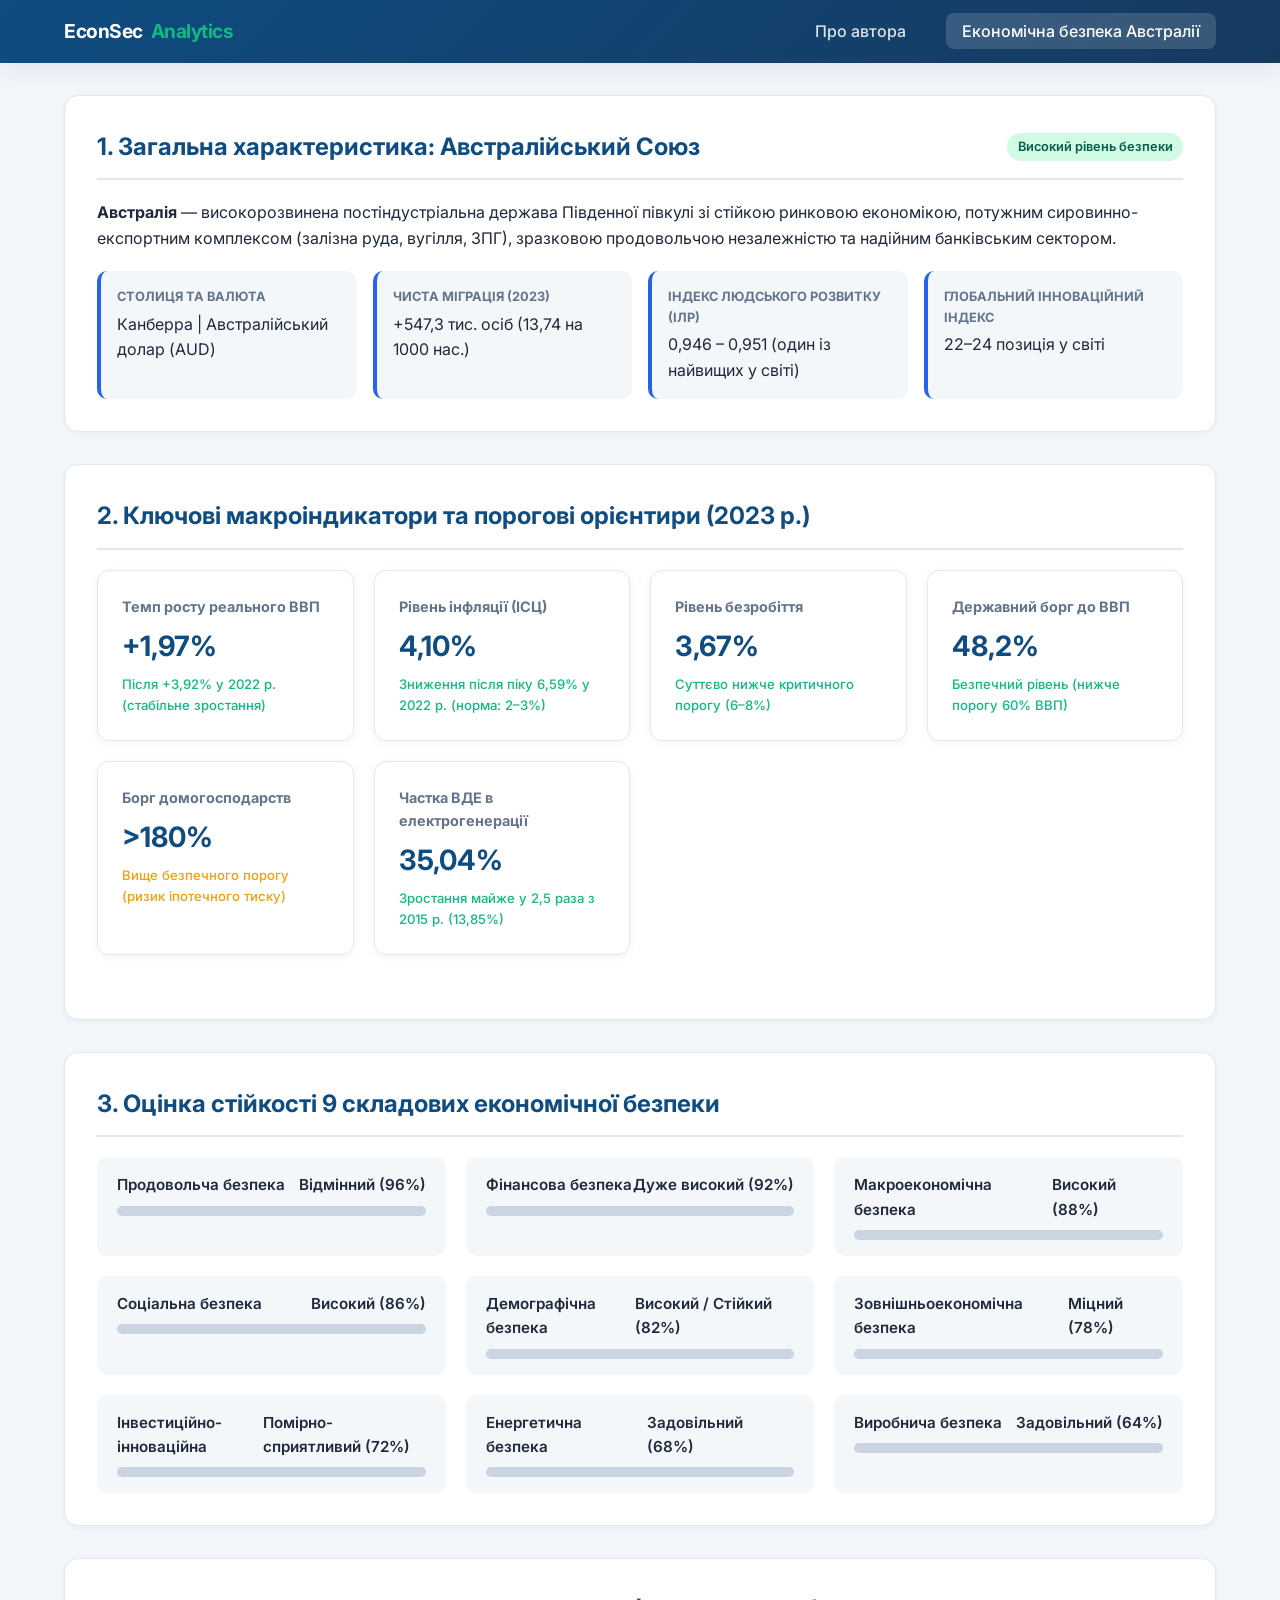
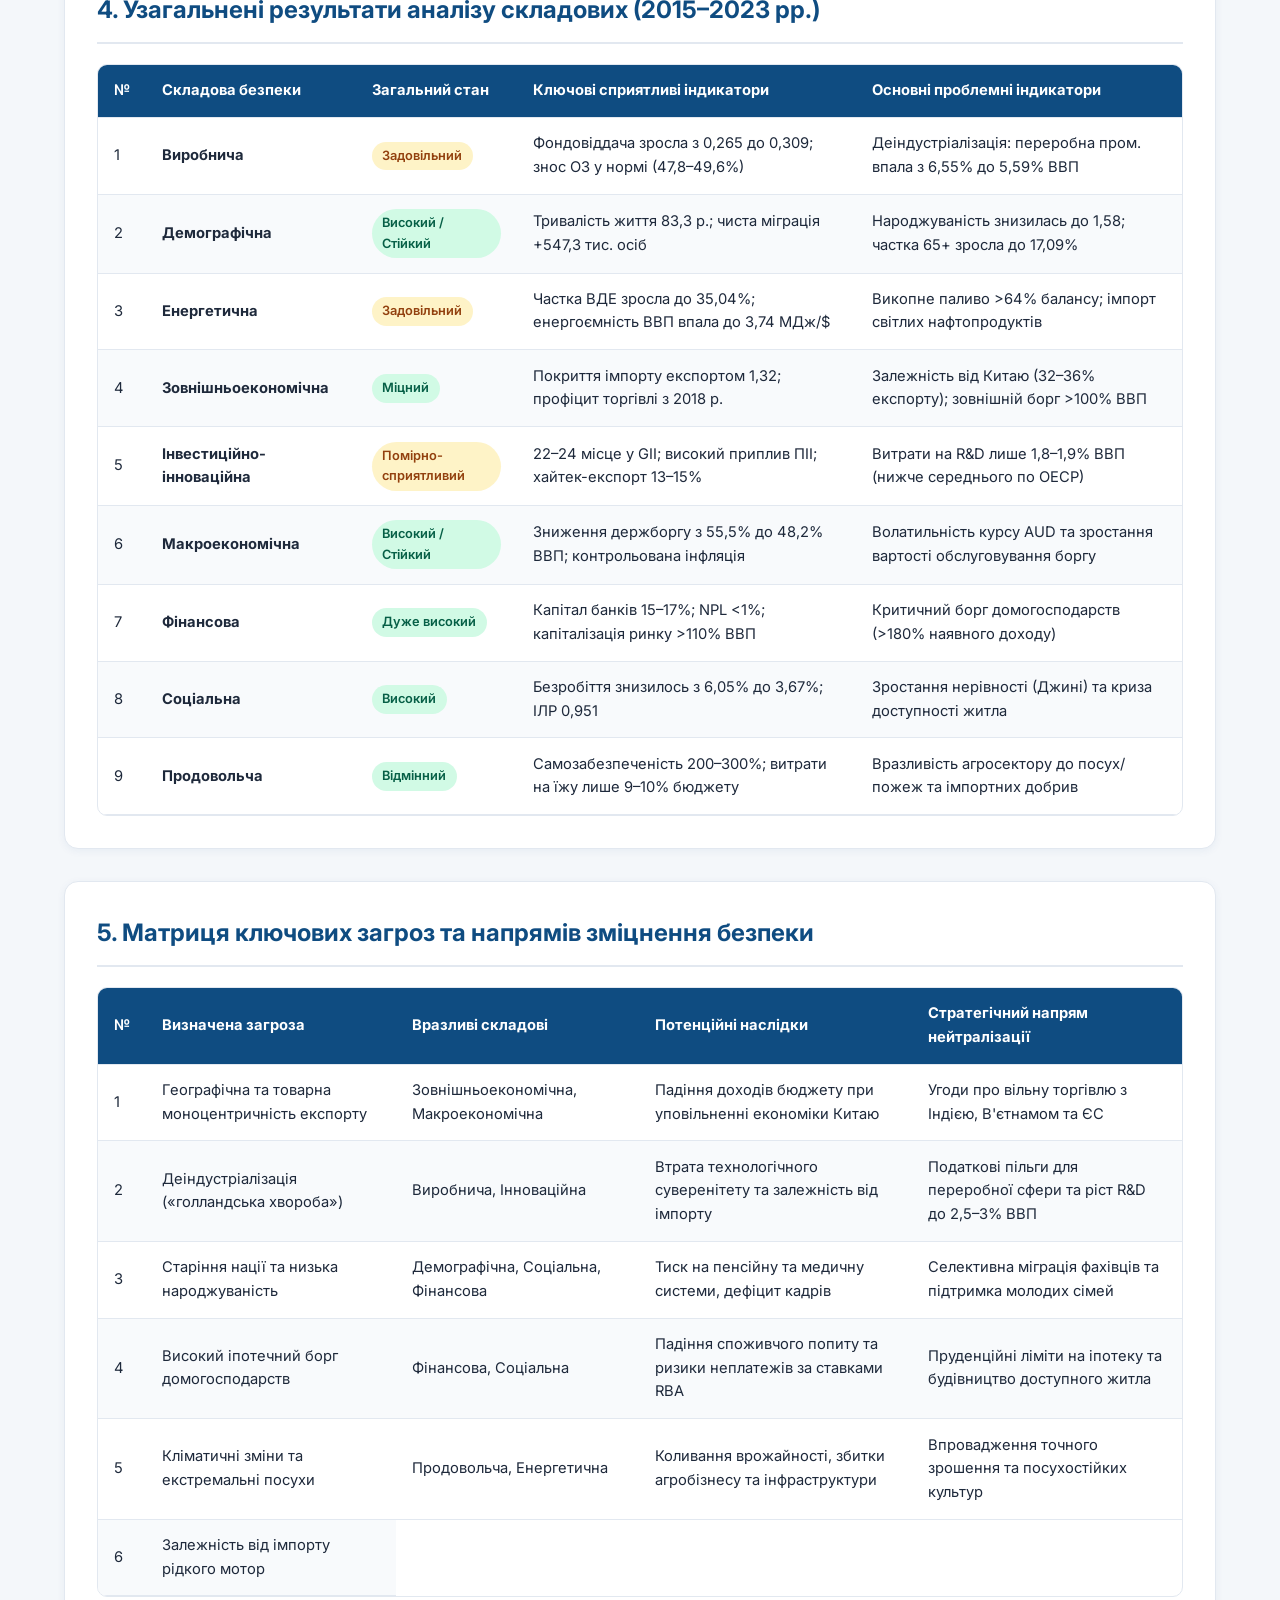
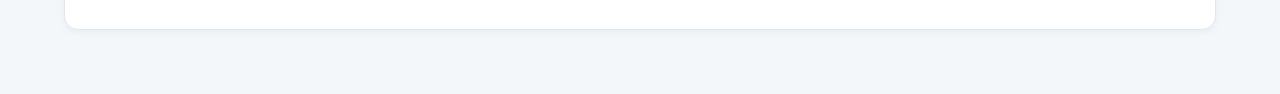
<file: gemini-code-1794489632857.html>
<!DOCTYPE html>
<html lang="uk">
<head>
  <meta charset="UTF-8">
  <meta name="viewport" content="width=device-width, initial-scale=1.0">
  <title>Економічна безпека Австралії | Аналітичний звіт</title>
  <link rel="stylesheet" href="style.css">
</head>
<body>

  <header>
    <nav class="navbar">
      <div class="logo">EconSec<span>Analytics</span></div>
      <button class="burger" id="burgerBtn" aria-label="Меню">☰</button>
      <ul class="nav-links" id="navLinks">
        <li><a href="index.html">Про автора</a></li>
        <li><a href="australia.html" class="active">Економічна безпека Австралії</a></li>
      </ul>
    </nav>
  </header>

  <main>
    <!-- 1. Загальна інформація про країну -->
    <section class="card">
      <div class="section-title">
        <span>1. Загальна характеристика: Австралійський Союз</span>
        <span class="status-pill status-good">Високий рівень безпеки</span>
      </div>
      <p style="margin-bottom: 1.25rem;">
        <strong>Австралія</strong> — високорозвинена постіндустріальна держава Південної півкулі зі стійкою ринковою економікою, потужним сировинно-експортним комплексом (залізна руда, вугілля, ЗПГ), зразковою продовольчою незалежністю та надійним банківським сектором.
      </p>
      <div class="info-list" style="margin-bottom: 0;">
        <div class="info-item">
          <strong>Столиця та валюта</strong>
          Канберра | Австралійський долар (AUD)
        </div>
        <div class="info-item">
          <strong>Чиста міграція (2023)</strong>
          +547,3 тис. осіб (13,74 на 1000 нас.)
        </div>
        <div class="info-item">
          <strong>Індекс людського розвитку (ІЛР)</strong>
          0,946 – 0,951 (один із найвищих у світі)
        </div>
        <div class="info-item">
          <strong>Глобальний інноваційний індекс</strong>
          22–24 позиція у світі
        </div>
      </div>
    </section>

    <!-- 2. Основні показники та порівняння з пороговими значеннями -->
    <section class="card">
      <div class="section-title">
        <span>2. Ключові макроіндикатори та порогові орієнтири (2023 р.)</span>
      </div>
      <div class="kpi-grid">
        <div class="kpi-card">
          <h4>Темп росту реального ВВП</h4>
          <div class="kpi-value">+1,97%</div>
          <div class="kpi-note">Після +3,92% у 2022 р. (стабільне зростання)</div>
        </div>
        <div class="kpi-card">
          <h4>Рівень інфляції (ІСЦ)</h4>
          <div class="kpi-value">4,10%</div>
          <div class="kpi-note">Зниження після піку 6,59% у 2022 р. (норма: 2–3%)</div>
        </div>
        <div class="kpi-card">
          <h4>Рівень безробіття</h4>
          <div class="kpi-value">3,67%</div>
          <div class="kpi-note">Суттєво нижче критичного порогу (6–8%)</div>
        </div>
        <div class="kpi-card">
          <h4>Державний борг до ВВП</h4>
          <div class="kpi-value">48,2%</div>
          <div class="kpi-note">Безпечний рівень (нижче порогу 60% ВВП)</div>
        </div>
        <div class="kpi-card">
          <h4>Борг домогосподарств</h4>
          <div class="kpi-value">&gt;180%</div>
          <div class="kpi-note warn">Вище безпечного порогу (ризик іпотечного тиску)</div>
        </div>
        <div class="kpi-card">
          <h4>Частка ВДЕ в електрогенерації</h4>
          <div class="kpi-value">35,04%</div>
          <div class="kpi-note">Зростання майже у 2,5 раза з 2015 р. (13,85%)</div>
        </div>
      </div>
    </section>

    <!-- 3. Візуалізація стану 9 складових (CSS-прогрес-бари) -->
    <section class="card">
      <div class="section-title">
        <span>3. Оцінка стійкості 9 складових економічної безпеки</span>
      </div>
      <div class="progress-grid">
        <div class="progress-item">
          <div class="progress-header"><span>Продовольча безпека</span><span>Відмінний (96%)</span></div>
          <div class="progress-track"><div class="progress-fill fill-excellent" data-width="96%"></div></div>
        </div>
        <div class="progress-item">
          <div class="progress-header"><span>Фінансова безпека</span><span>Дуже високий (92%)</span></div>
          <div class="progress-track"><div class="progress-fill fill-excellent" data-width="92%"></div></div>
        </div>
        <div class="progress-item">
          <div class="progress-header"><span>Макроекономічна безпека</span><span>Високий (88%)</span></div>
          <div class="progress-track"><div class="progress-fill fill-high" data-width="88%"></div></div>
        </div>
        <div class="progress-item">
          <div class="progress-header"><span>Соціальна безпека</span><span>Високий (86%)</span></div>
          <div class="progress-track"><div class="progress-fill fill-high" data-width="86%"></div></div>
        </div>
        <div class="progress-item">
          <div class="progress-header"><span>Демографічна безпека</span><span>Високий / Стійкий (82%)</span></div>
          <div class="progress-track"><div class="progress-fill fill-high" data-width="82%"></div></div>
        </div>
        <div class="progress-item">
          <div class="progress-header"><span>Зовнішньоекономічна безпека</span><span>Міцний (78%)</span></div>
          <div class="progress-track"><div class="progress-fill fill-high" data-width="78%"></div></div>
        </div>
        <div class="progress-item">
          <div class="progress-header"><span>Інвестиційно-інноваційна</span><span>Помірно-сприятливий (72%)</span></div>
          <div class="progress-track"><div class="progress-fill fill-moderate" data-width="72%"></div></div>
        </div>
        <div class="progress-item">
          <div class="progress-header"><span>Енергетична безпека</span><span>Задовільний (68%)</span></div>
          <div class="progress-track"><div class="progress-fill fill-moderate" data-width="68%"></div></div>
        </div>
        <div class="progress-item">
          <div class="progress-header"><span>Виробнича безпека</span><span>Задовільний (64%)</span></div>
          <div class="progress-track"><div class="progress-fill fill-moderate" data-width="64%"></div></div>
        </div>
      </div>
    </section>

    <!-- 4. Таблиця 1: Динаміка та показники 9 складових -->
    <section class="card">
      <div class="section-title">
        <span>4. Узагальнені результати аналізу складових (2015–2023 рр.)</span>
      </div>
      <div class="table-responsive">
        <table>
          <thead>
            <tr>
              <th>№</th>
              <th>Складова безпеки</th>
              <th>Загальний стан</th>
              <th>Ключові сприятливі індикатори</th>
              <th>Основні проблемні індикатори</th>
            </tr>
          </thead>
          <tbody>
            <tr>
              <td>1</td>
              <td><strong>Виробнича</strong></td>
              <td><span class="status-pill status-mid">Задовільний</span></td>
              <td>Фондовіддача зросла з 0,265 до 0,309; знос ОЗ у нормі (47,8–49,6%)</td>
              <td>Деіндустріалізація: переробна пром. впала з 6,55% до 5,59% ВВП</td>
            </tr>
            <tr>
              <td>2</td>
              <td><strong>Демографічна</strong></td>
              <td><span class="status-pill status-good">Високий / Стійкий</span></td>
              <td>Тривалість життя 83,3 р.; чиста міграція +547,3 тис. осіб</td>
              <td>Народжуваність знизилась до 1,58; частка 65+ зросла до 17,09%</td>
            </tr>
            <tr>
              <td>3</td>
              <td><strong>Енергетична</strong></td>
              <td><span class="status-pill status-mid">Задовільний</span></td>
              <td>Частка ВДЕ зросла до 35,04%; енергоємність ВВП впала до 3,74 МДж/$</td>
              <td>Викопне паливо &gt;64% балансу; імпорт світлих нафтопродуктів</td>
            </tr>
            <tr>
              <td>4</td>
              <td><strong>Зовнішньоекономічна</strong></td>
              <td><span class="status-pill status-good">Міцний</span></td>
              <td>Покриття імпорту експортом 1,32; профіцит торгівлі з 2018 р.</td>
              <td>Залежність від Китаю (32–36% експорту); зовнішній борг &gt;100% ВВП</td>
            </tr>
            <tr>
              <td>5</td>
              <td><strong>Інвестиційно-інноваційна</strong></td>
              <td><span class="status-pill status-mid">Помірно-сприятливий</span></td>
              <td>22–24 місце у GII; високий приплив ПІІ; хайтек-експорт 13–15%</td>
              <td>Витрати на R&amp;D лише 1,8–1,9% ВВП (нижче середнього по ОЕСР)</td>
            </tr>
            <tr>
              <td>6</td>
              <td><strong>Макроекономічна</strong></td>
              <td><span class="status-pill status-good">Високий / Стійкий</span></td>
              <td>Зниження держборгу з 55,5% до 48,2% ВВП; контрольована інфляція</td>
              <td>Волатильність курсу AUD та зростання вартості обслуговування боргу</td>
            </tr>
            <tr>
              <td>7</td>
              <td><strong>Фінансова</strong></td>
              <td><span class="status-pill status-good">Дуже високий</span></td>
              <td>Капітал банків 15–17%; NPL &lt;1%; капіталізація ринку &gt;110% ВВП</td>
              <td>Критичний борг домогосподарств (&gt;180% наявного доходу)</td>
            </tr>
            <tr>
              <td>8</td>
              <td><strong>Соціальна</strong></td>
              <td><span class="status-pill status-good">Високий</span></td>
              <td>Безробіття знизилось з 6,05% до 3,67%; ІЛР 0,951</td>
              <td>Зростання нерівності (Джині) та криза доступності житла</td>
            </tr>
            <tr>
              <td>9</td>
              <td><strong>Продовольча</strong></td>
              <td><span class="status-pill status-good">Відмінний</span></td>
              <td>Самозабезпеченість 200–300%; витрати на їжу лише 9–10% бюджету</td>
              <td>Вразливість агросектору до посух/пожеж та імпортних добрив</td>
            </tr>
          </tbody>
        </table>
      </div>
    </section>

    <!-- 5. Таблиця 2: Основні загрози та перспективи зміцнення -->
    <section class="card">
      <div class="section-title">
        <span>5. Матриця ключових загроз та напрямів зміцнення безпеки</span>
      </div>
      <div class="table-responsive">
        <table>
          <thead>
            <tr>
              <th>№</th>
              <th>Визначена загроза</th>
              <th>Вразливі складові</th>
              <th>Потенційні наслідки</th>
              <th>Стратегічний напрям нейтралізації</th>
            </tr>
          </thead>
          <tbody>
            <tr>
              <td>1</td>
              <td>Географічна та товарна моноцентричність експорту</td>
              <td>Зовнішньоекономічна, Макроекономічна</td>
              <td>Падіння доходів бюджету при уповільненні економіки Китаю</td>
              <td>Угоди про вільну торгівлю з Індією, В'єтнамом та ЄС</td>
            </tr>
            <tr>
              <td>2</td>
              <td>Деіндустріалізація («голландська хвороба»)</td>
              <td>Виробнича, Інноваційна</td>
              <td>Втрата технологічного суверенітету та залежність від імпорту</td>
              <td>Податкові пільги для переробної сфери та ріст R&amp;D до 2,5–3% ВВП</td>
            </tr>
            <tr>
              <td>3</td>
              <td>Старіння нації та низька народжуваність</td>
              <td>Демографічна, Соціальна, Фінансова</td>
              <td>Тиск на пенсійну та медичну системи, дефіцит кадрів</td>
              <td>Селективна міграція фахівців та підтримка молодих сімей</td>
            </tr>
            <tr>
              <td>4</td>
              <td>Високий іпотечний борг домогосподарств</td>
              <td>Фінансова, Соціальна</td>
              <td>Падіння споживчого попиту та ризики неплатежів за ставками RBA</td>
              <td>Пруденційні ліміти на іпотеку та будівництво доступного житла</td>
            </tr>
            <tr>
              <td>5</td>
              <td>Кліматичні зміни та екстремальні посухи</td>
              <td>Продовольча, Енергетична</td>
              <td>Коливання врожайності, збитки агробізнесу та інфраструктури</td>
              <td>Впровадження точного зрошення та посухостійких культур</td>
            </tr>
            <tr>
              <td>6</td>
              <td>Залежність від імпорту рідкого мотор
</file>
<file: style.css>
@import url('https://fonts.googleapis.com/css2?family=Inter:wght@300;400;500;600;700&display=swap');

:root {
  --primary-blue: #0f4c81;
  --accent-blue: #2563eb;
  --accent-green: #10b981;
  --warning-amber: #f59e0b;
  --danger-red: #ef4444;
  --bg-light: #f4f7fa;
  --surface-white: #ffffff;
  --text-dark: #1e293b;
  --text-muted: #64748b;
  --border-color: #e2e8f0;
  --shadow-sm: 0 2px 8px rgba(15, 76, 129, 0.06);
  --shadow-md: 0 8px 24px rgba(15, 76, 129, 0.1);
}

* {
  box-sizing: border-box;
  margin: 0;
  padding: 0;
}

body {
  font-family: 'Inter', sans-serif;
  background-color: var(--bg-light);
  color: var(--text-dark);
  line-height: 1.6;
  display: flex;
  flex-direction: column;
  min-height: 100vh;
}

/* Навігація */
header {
  background: linear-gradient(135deg, var(--primary-blue), #163a5f);
  color: #fff;
  position: sticky;
  top: 0;
  z-index: 1000;
  box-shadow: var(--shadow-md);
}

.navbar {
  max-width: 1200px;
  margin: 0 auto;
  padding: 1rem 1.5rem;
  display: flex;
  justify-content: space-between;
  align-items: center;
}

.logo {
  font-size: 1.2rem;
  font-weight: 700;
  letter-spacing: -0.5px;
  display: flex;
  align-items: center;
  gap: 0.5rem;
}

.logo span {
  color: var(--accent-green);
}

.nav-links {
  list-style: none;
  display: flex;
  gap: 1.5rem;
}

.nav-links a {
  color: rgba(255, 255, 255, 0.85);
  text-decoration: none;
  font-weight: 500;
  padding: 0.5rem 1rem;
  border-radius: 8px;
  transition: all 0.25s ease;
}

.nav-links a:hover,
.nav-links a.active {
  background-color: rgba(255, 255, 255, 0.15);
  color: #fff;
}

.burger {
  display: none;
  cursor: pointer;
  background: none;
  border: none;
  color: #fff;
  font-size: 1.5rem;
}

/* Основний контейнер */
main {
  flex: 1;
  max-width: 1200px;
  width: 100%;
  margin: 2rem auto;
  padding: 0 1.5rem;
}

/* Картки */
.card {
  background: var(--surface-white);
  border-radius: 14px;
  padding: 2rem;
  margin-bottom: 2rem;
  box-shadow: var(--shadow-sm);
  border: 1px solid var(--border-color);
}

.section-title {
  font-size: 1.5rem;
  font-weight: 700;
  color: var(--primary-blue);
  margin-bottom: 1.25rem;
  padding-bottom: 0.75rem;
  border-bottom: 2px solid var(--border-color);
  display: flex;
  align-items: center;
  justify-content: space-between;
}

/* Профіль автора */
.profile-grid {
  display: grid;
  grid-template-columns: 280px 1fr;
  gap: 2.5rem;
  align-items: start;
}

.avatar-box {
  background: linear-gradient(145deg, var(--primary-blue), var(--accent-green));
  border-radius: 16px;
  padding: 2rem 1.5rem;
  text-align: center;
  color: #fff;
  box-shadow: var(--shadow-md);
}

.avatar-placeholder {
  width: 130px;
  height: 130px;
  margin: 0 auto 1rem;
  background-color: rgba(255, 255, 255, 0.2);
  border: 3px solid #fff;
  border-radius: 50%;
  display: flex;
  align-items: center;
  justify-content: center;
  font-size: 2.5rem;
  font-weight: 700;
}

.badge {
  display: inline-block;
  background: rgba(255, 255, 255, 0.2);
  padding: 0.35rem 0.85rem;
  border-radius: 999px;
  font-size: 0.85rem;
  margin-top: 0.5rem;
}

.info-list {
  list-style: none;
  display: grid;
  grid-template-columns: repeat(auto-fit, minmax(240px, 1fr));
  gap: 1rem;
  margin-bottom: 1.5rem;
}

.info-item {
  background: var(--bg-light);
  padding: 1rem;
  border-radius: 10px;
  border-left: 4px solid var(--accent-blue);
}

.info-item strong {
  display: block;
  font-size: 0.8rem;
  text-transform: uppercase;
  color: var(--text-muted);
  margin-bottom: 0.25rem;
}

.tags {
  display: flex;
  flex-wrap: wrap;
  gap: 0.6rem;
  margin-top: 0.75rem;
}

.tag {
  background: #e0f2fe;
  color: var(--primary-blue);
  padding: 0.45rem 0.9rem;
  border-radius: 8px;
  font-size: 0.9rem;
  font-weight: 500;
}

.tag.green {
  background: #d1fae5;
  color: #065f46;
}

.btn-primary {
  display: inline-block;
  background: linear-gradient(135deg, var(--accent-blue), var(--accent-green));
  color: #fff;
  text-decoration: none;
  padding: 0.85rem 1.75rem;
  border-radius: 10px;
  font-weight: 600;
  margin-top: 1.5rem;
  transition: transform 0.2s, box-shadow 0.2s;
}

.btn-primary:hover {
  transform: translateY(-2px);
  box-shadow: 0 6px 18px rgba(16, 185, 129, 0.3);
}

/* KPI та Прогрес-бари (Австралія) */
.kpi-grid {
  display: grid;
  grid-template-columns: repeat(auto-fit, minmax(240px, 1fr));
  gap: 1.25rem;
  margin-bottom: 2rem;
}

.kpi-card {
  background: var(--surface-white);
  padding: 1.5rem;
  border-radius: 12px;
  border: 1px solid var(--border-color);
  box-shadow: var(--shadow-sm);
}

.kpi-card h4 {
  font-size: 0.9rem;
  color: var(--text-muted);
  margin-bottom: 0.4rem;
}

.kpi-value {
  font-size: 1.75rem;
  font-weight: 700;
  color: var(--primary-blue);
}

.kpi-note {
  font-size: 0.82rem;
  color: var(--accent-green);
  margin-top: 0.3rem;
  font-weight: 500;
}

.kpi-note.warn {
  color: var(--warning-amber);
}

.progress-grid {
  display: grid;
  grid-template-columns: repeat(auto-fit, minmax(300px, 1fr));
  gap: 1.25rem;
}

.progress-item {
  background: var(--bg-light);
  padding: 1rem 1.25rem;
  border-radius: 10px;
}

.progress-header {
  display: flex;
  justify-content: space-between;
  font-weight: 600;
  font-size: 0.95rem;
  margin-bottom: 0.5rem;
}

.progress-track {
  width: 100%;
  height: 10px;
  background-color: #cbd5e1;
  border-radius: 999px;
  overflow: hidden;
}

.progress-fill {
  height: 100%;
  border-radius: 999px;
  width: 0;
  transition: width 1.1s cubic-bezier(0.22, 1, 0.36, 1);
}

.fill-excellent { background: linear-gradient(90deg, #059669, #10b981); }
.fill-high { background: linear-gradient(90deg, #0f4c81, #2563eb); }
.fill-moderate { background: linear-gradient(90deg, #d97706, #f59e0b); }

/* Таблиці */
.table-responsive {
  overflow-x: auto;
  border-radius: 10px;
  border: 1px solid var(--border-color);
}

table {
  width: 100%;
  border-collapse: collapse;
  text-align: left;
  font-size: 0.92rem;
}

thead {
  background-color: var(--primary-blue);
  color: #fff;
}

th, td {
  padding: 0.9rem 1rem;
  border-bottom: 1px solid var(--border-color);
}

tbody tr:nth-child(even) {
  background-color: #f8fafc;
}

tbody tr:hover {
  background-color: #eff6ff;
}

.status-pill {
  display: inline-block;
  padding: 0.25rem 0.65rem;
  border-radius: 999px;
  font-size: 0.8rem;
  font-weight: 600;
}

.status-good { background: #d1fae5; color: #065f46; }
.status-mid { background: #fef3c7; color: #92400e; }

/* Джерела */
.sources-list {
  list-style: none;
  display: grid;
  grid-template-columns: repeat(auto-fit, minmax(260px, 1fr));
  gap: 0.85rem;
}

.sources-list a {
  display: block;
  padding: 0.85rem 1rem;
  background: var(--bg-light);
  border-radius: 8px;
  color: var(--accent-blue);
  text-decoration: none;
  font-weight: 500;
  border: 1px solid var(--border-color);
  transition: 0.2s;
}

.sources-list a:hover {
  background: #e0f2fe;
  border-color: var(--accent-blue);
}

/* Футер */
footer {
  background-color: #0f172a;
  color: #cbd5e1;
  text-align: center;
  padding: 1.5rem;
  margin-top: auto;
  font-size: 0.9rem;
}

footer span {
  color: var(--accent-green);
  font-weight: 600;
}

/* Адаптивність */
@media (max-width: 768px) {
  .profile-grid {
    grid-template-columns: 1fr;
  }
  .burger {
    display: block;
  }
  .nav-links {
    display: none;
    flex-direction: column;
    position: absolute;
    top: 100%;
    left: 0;
    width: 100%;
    background-color: var(--primary-blue);
    padding: 1rem 1.5rem;
  }
  .nav-links.open {
    display: flex;
  }
}
</file>
